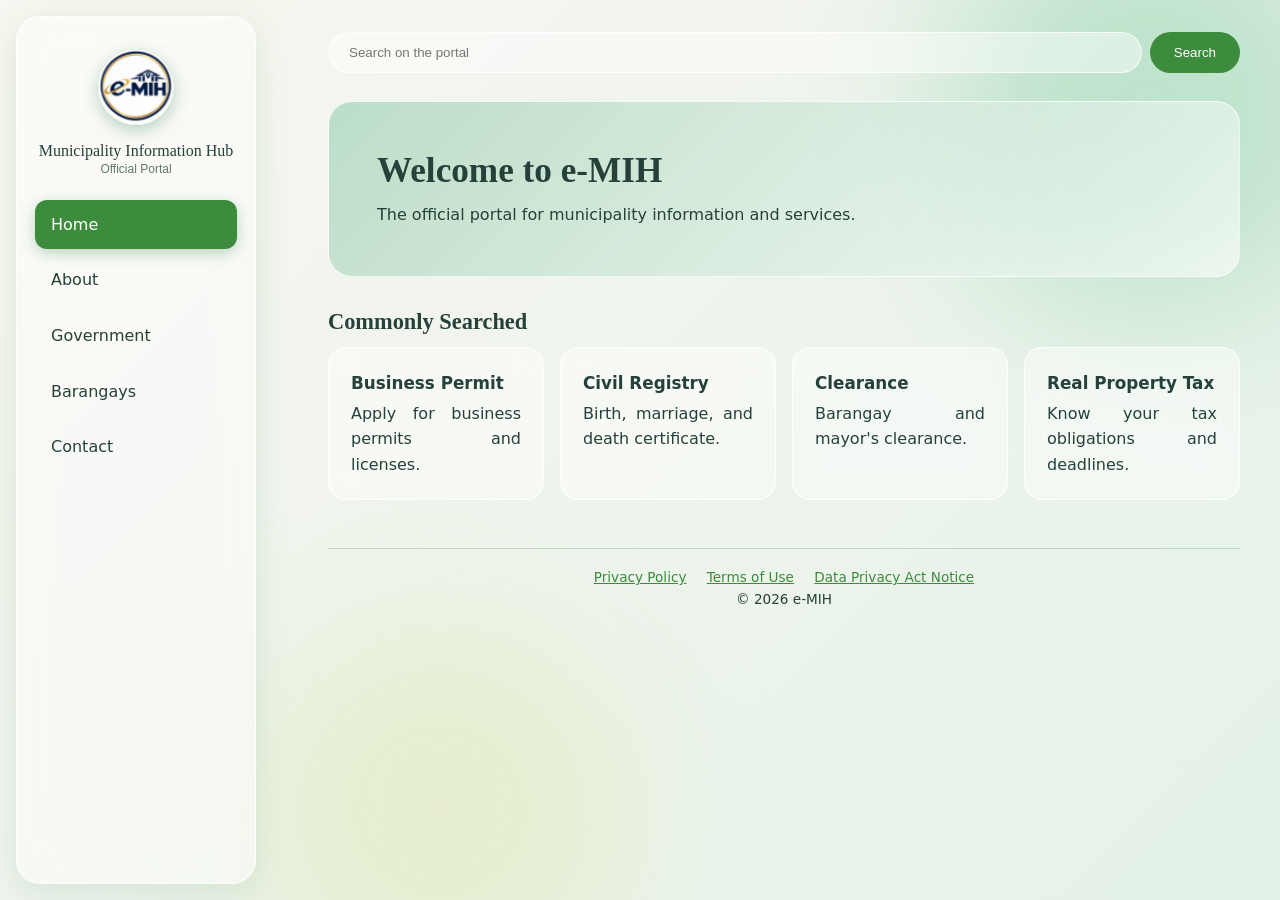
<file: index.html>
<!DOCTYPE html>
<html lang="en">
<head>
  <meta charset="UTF-8">
  <meta name="viewport" content="width=device-width, initial-scale=1.0">
  <title>HOME | e-MIH</title>
  <link rel="stylesheet" href="style.css">
</head>
<body>
  
 <aside class="sidebar">
    <div class="logo">
      <img src="e-MIH logo.png" alt="e-MIH Logo">
    </div>
    <p class="brand">Municipality Information Hub<small>Official Portal</small></p>
    <nav>
      <a href="index.html" class="active">Home</a>
      <a href="about.html">About</a>
      <a href="government.html">Government</a>
      <a href="barangays.html">Barangays</a>
      <a href="contact.html">Contact</a>
    </nav>
  </aside>


 <main>
    <form class="search">
      <input type="search" placeholder="Search on the portal">
      <button type="button">Search</button>
    </form>

    <section class="hero">
      <h1>Welcome to e-MIH</h1>
      <p>The official portal for municipality information and services.</p>
    </section>

    <h2>Commonly Searched</h2>
    <div class="grid">
      <a class="card" href="contact.html"><h3>Business Permit</h3><p>Apply for business permits and licenses.</p></a>
      <a class="card" href="contact.html"><h3>Civil Registry</h3><p>Birth, marriage, and death certificate.</p></a>
      <a class="card" href="contact.html"><h3>Clearance</h3><p>Barangay and mayor's clearance.</p></a>
      <a class="card" href="contact.html"><h3>Real Property Tax</h3><p>Know your tax obligations and deadlines.</p></a>
    </div>

    <footer>
      <p><a href="#">Privacy Policy</a> <a href="#">Terms of Use</a> <a href="#">Data Privacy Act Notice</a></p>
      <p>&copy; 2026 e-MIH</p>
    </footer>
  </main>


</body>
</html>
</file>
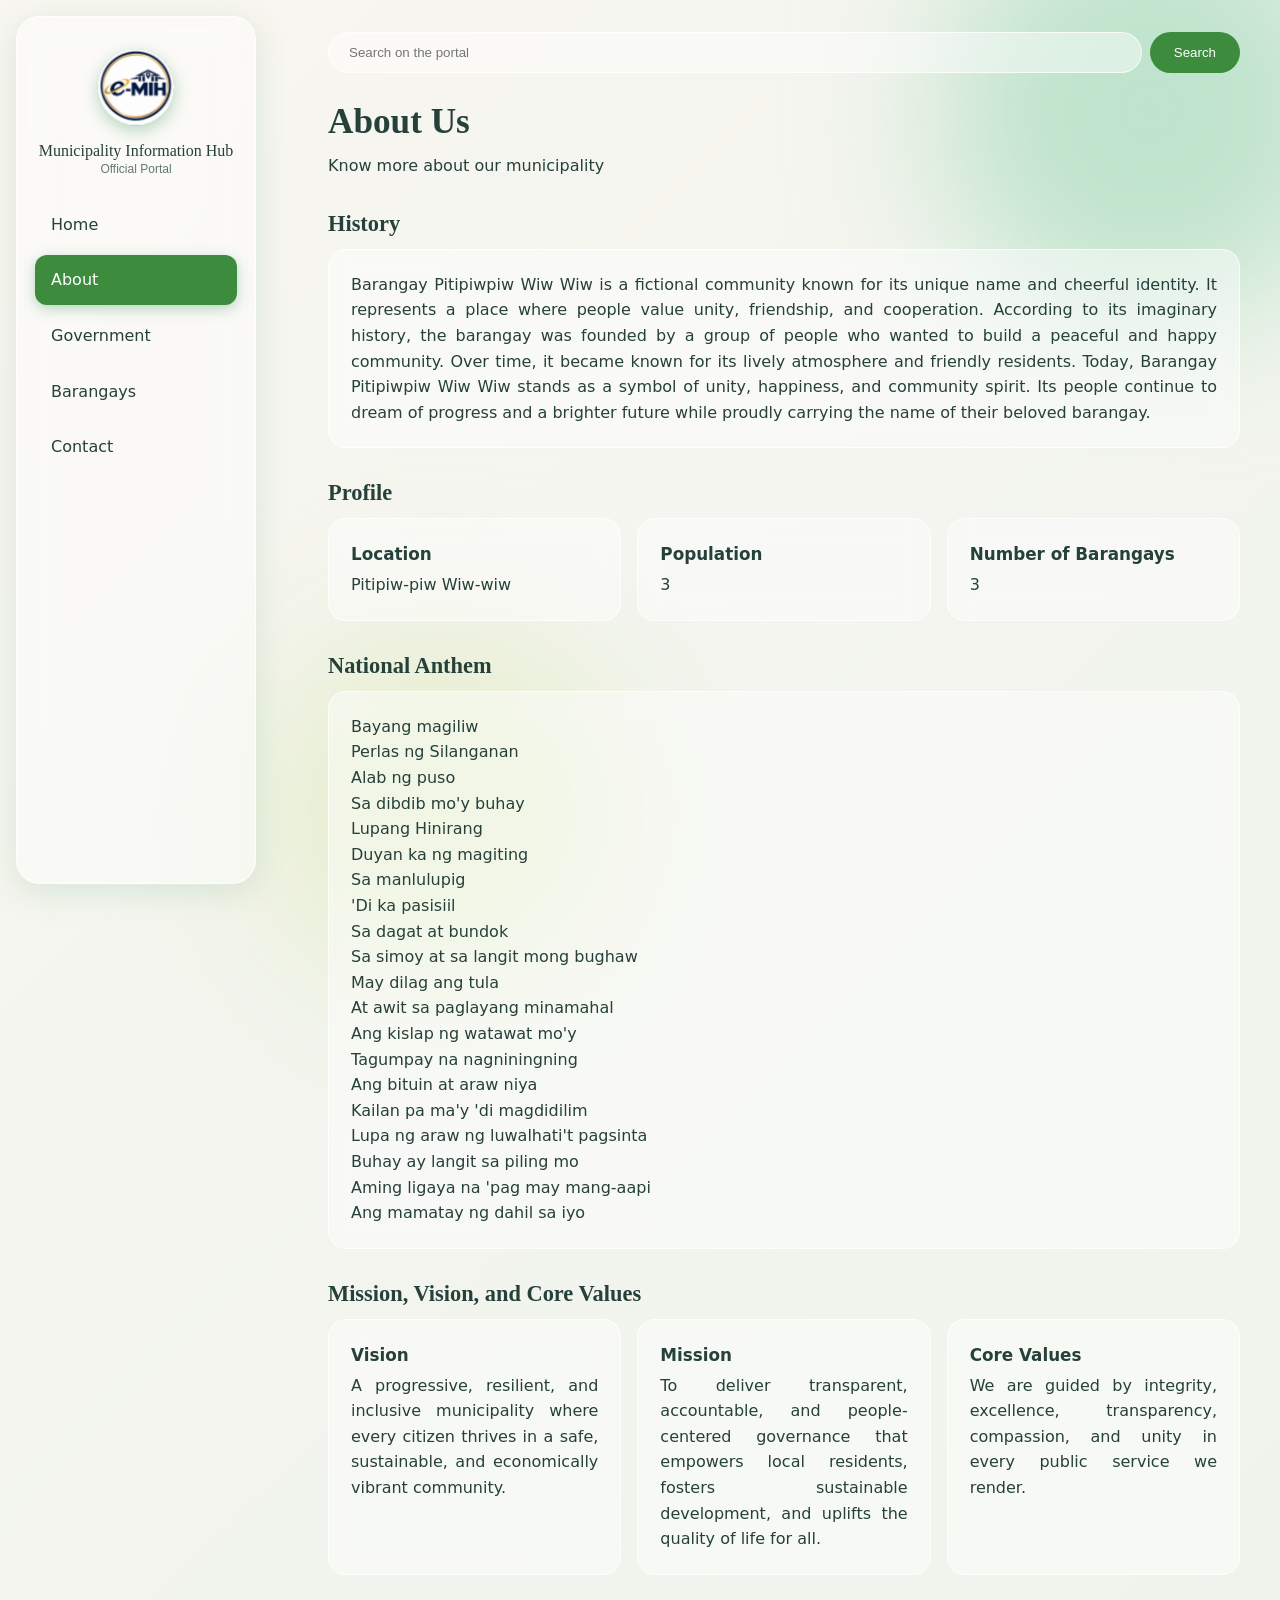
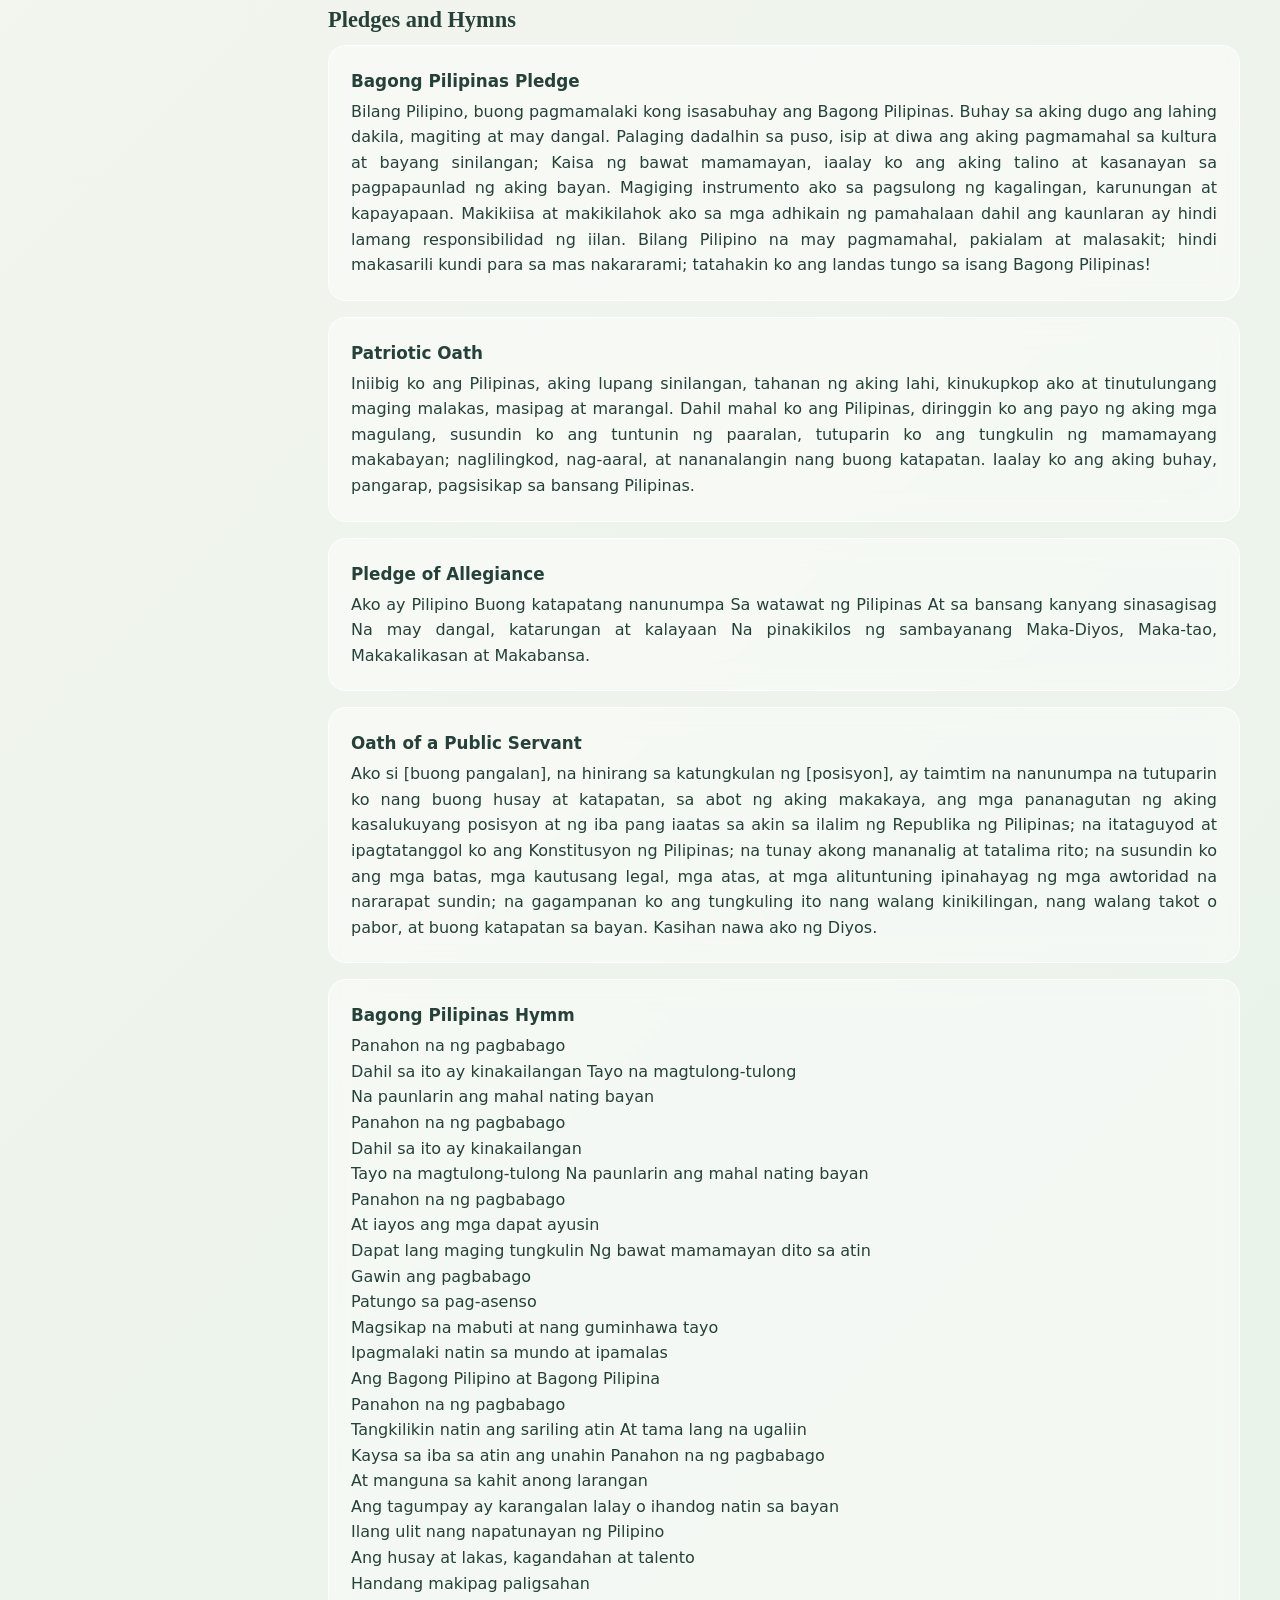
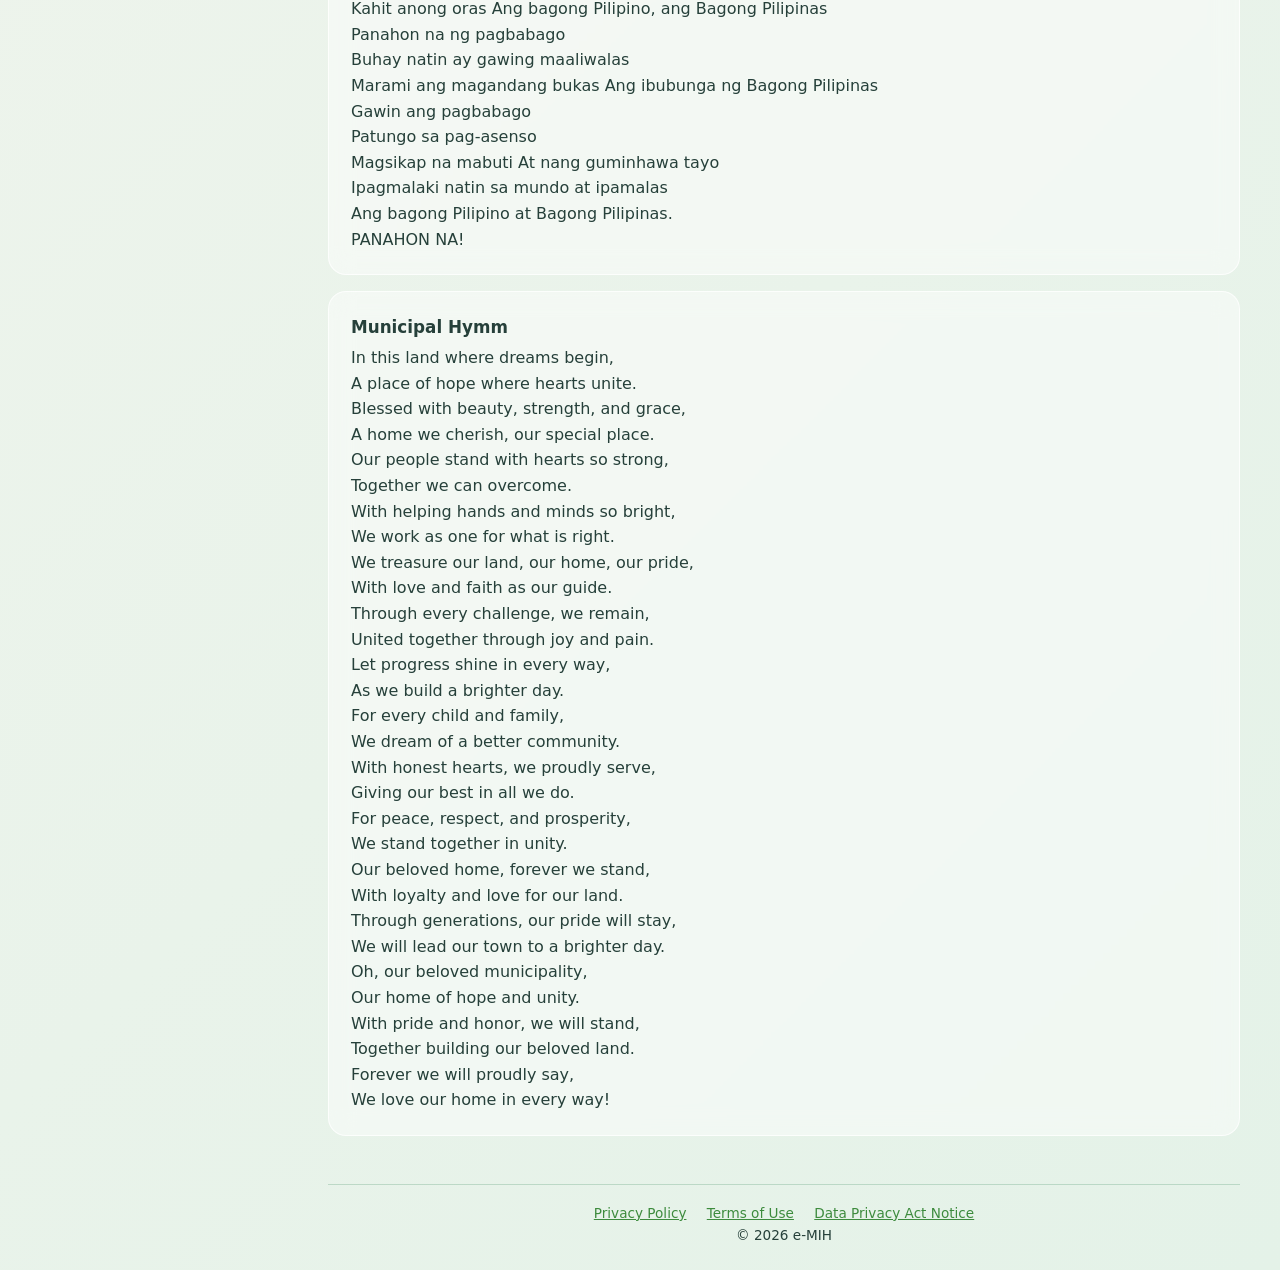
<file: about.html>
<!DOCTYPE html>
<html lang="en">
<head>
  <meta charset="UTF-8">
  <meta name="viewport" content="width=device-width, initial-scale=1.0">
  <title>ABOUT | e-MIH</title>
  <link rel="stylesheet" href="style.css">
</head>
<body>
  
 <aside class="sidebar">
    <div class="logo">
      <img src="e-MIH logo.png" alt="e-MIH Logo">
    </div>
    <p class="brand">Municipality Information Hub<small>Official Portal</small></p>
    <nav>
      <a href="index.html">Home</a>
      <a href="about.html" class="active" >About</a>
      <a href="government.html">Government</a>
      <a href="barangays.html">Barangays</a>
      <a href="contact.html">Contact</a>
    </nav>
  </aside>


 <main>  
    <form class="search">
      <input type="search" placeholder="Search on the portal">
      <button type="button">Search</button>
    </form>

    <h1>About Us</h1>
    <p>Know more about our municipality</p>

    <h2>History</h2>
    <div class="card"><p>Barangay Pitipiwpiw Wiw Wiw is a fictional community known for its unique name and cheerful identity. It represents a place where people value unity, friendship, and cooperation.
According to its imaginary history, the barangay was founded by a group of people who wanted to build a peaceful and happy community. Over time, it became known for its lively atmosphere and friendly residents.
Today, Barangay Pitipiwpiw Wiw Wiw stands as a symbol of unity, happiness, and community spirit. Its people continue to dream of progress and a brighter future while proudly carrying the name of their beloved barangay.</p></div>

    <h2>Profile</h2>
    <div class="grid">
      <div class="card"><h3>Location</h3><p>Pitipiw-piw Wiw-wiw</p></div>
      <div class="card"><h3>Population</h3><p>3</p></div>
      <div class="card"><h3>Number of Barangays</h3><p>3</p></div>
    </div>

    <h2>National Anthem</h2>
    <div class="card"><p>Bayang magiliw
<br>Perlas ng Silanganan
<br>Alab ng puso
<br>Sa dibdib mo'y buhay
<br>Lupang Hinirang
<br>Duyan ka ng magiting
<br>Sa manlulupig
<br>'Di ka pasisiil
<br>Sa dagat at bundok
<br>Sa simoy at sa langit mong bughaw
<br>May dilag ang tula
<br>At awit sa paglayang minamahal
<br>Ang kislap ng watawat mo'y
<br>Tagumpay na nagniningning
<br>Ang bituin at araw niya
<br>Kailan pa ma'y 'di magdidilim
<br>Lupa ng araw ng luwalhati't pagsinta
<br>Buhay ay langit sa piling mo
<br>Aming ligaya na 'pag may mang-aapi
<br>Ang mamatay ng dahil sa iyo</p></div>

    <h2>Mission, Vision, and Core Values</h2>
    <div class="grid">
      <div class="card"><h3>Vision</h3><p>A progressive, resilient, and inclusive municipality where every citizen thrives in a safe, sustainable, and economically vibrant community. 
</p></div>
      <div class="card"><h3>Mission</h3><p>To deliver transparent, accountable, and people-centered governance that empowers local residents, fosters sustainable development, and uplifts the quality of life for all. 
</p></div>
      <div class="card"><h3>Core Values</h3><p>We are guided by integrity, excellence, transparency, compassion, and unity in every public service we render.</p></div>
    </div>

    <h2>Pledges and Hymns</h2>
    <div class="grid pledges-grid">
      <div class="card"><h3>Bagong Pilipinas Pledge</h3><p>Bilang Pilipino, buong pagmamalaki kong isasabuhay ang Bagong Pilipinas.
Buhay sa aking dugo ang lahing dakila, magiting at may dangal.
Palaging dadalhin sa puso, isip at diwa ang aking pagmamahal sa kultura at bayang sinilangan;
Kaisa ng bawat mamamayan, iaalay ko ang aking talino at kasanayan sa pagpapaunlad ng aking bayan.
Magiging instrumento ako sa pagsulong ng kagalingan, karunungan at kapayapaan.
Makikiisa at makikilahok ako sa mga adhikain ng pamahalaan dahil ang kaunlaran ay hindi lamang responsibilidad ng iilan.
Bilang Pilipino na may pagmamahal, pakialam at malasakit;
hindi makasarili kundi para sa mas nakararami;
tatahakin ko ang landas tungo sa isang Bagong Pilipinas!</p></div>
      <div class="card"><h3>Patriotic Oath</h3><p>Iniibig ko ang Pilipinas,
aking lupang sinilangan,
tahanan ng aking lahi,
kinukupkop ako at tinutulungang
maging malakas, masipag at marangal.
Dahil mahal ko ang Pilipinas,
diringgin ko ang payo ng aking mga magulang,
susundin ko ang tuntunin ng paaralan,
tutuparin ko ang tungkulin ng mamamayang makabayan;
naglilingkod, nag-aaral, at nananalangin nang buong katapatan.
Iaalay ko ang aking buhay, pangarap, pagsisikap
sa bansang Pilipinas.</p></div>
      <div class="card"><h3>Pledge of Allegiance</h3><p>Ako ay Pilipino
Buong katapatang nanunumpa
Sa watawat ng Pilipinas
At sa bansang kanyang sinasagisag
Na may dangal, katarungan at kalayaan
Na pinakikilos ng sambayanang
Maka-Diyos, Maka-tao, Makakalikasan at Makabansa.</p></div>
      <div class="card"><h3>Oath of a Public Servant</h3><p>Ako si [buong pangalan], na hinirang sa katungkulan ng [posisyon], ay taimtim na nanunumpa na tutuparin ko nang buong husay at katapatan, sa abot ng aking makakaya, ang mga pananagutan ng aking kasalukuyang posisyon at ng iba pang iaatas sa akin sa ilalim ng Republika ng Pilipinas; na itataguyod at ipagtatanggol ko ang Konstitusyon ng Pilipinas; na tunay akong mananalig at tatalima rito; na susundin ko ang mga batas, mga kautusang legal, mga atas, at mga alituntuning ipinahayag ng mga awtoridad na nararapat sundin; na gagampanan ko ang tungkuling ito nang walang kinikilingan, nang walang takot o pabor, at buong katapatan sa bayan.
Kasihan nawa ako ng Diyos.</p></div>
      <div class="card"><h3>Bagong Pilipinas Hymm</h3><p>Panahon na ng pagbabago<br>Dahil sa ito ay kinakailangan
        Tayo na magtulong-tulong <br>Na paunlarin ang mahal nating bayan
<br>Panahon na ng pagbabago<br>Dahil sa ito ay kinakailangan <br>Tayo na magtulong-tulong Na paunlarin ang mahal nating bayan
<br>Panahon na ng pagbabago <br>At iayos ang mga dapat ayusin <br>Dapat lang maging tungkulin Ng bawat mamamayan dito sa atin
<br>Gawin ang pagbabago <br>Patungo sa pag-asenso <br>Magsikap na mabuti at nang guminhawa tayo <br>Ipagmalaki natin sa mundo at ipamalas <br>Ang Bagong Pilipino at Bagong Pilipina <br>Panahon na ng pagbabago <br>Tangkilikin natin ang sariling atin At tama lang na ugaliin <br>Kaysa sa iba sa atin ang unahin
Panahon na ng pagbabago <br>At manguna sa kahit anong larangan <br>Ang tagumpay ay karangalan lalay o ihandog natin sa bayan <br>Ilang ulit nang napatunayan ng Pilipino <br>Ang husay at lakas, kagandahan at talento <br>Handang makipag paligsahan <br>Kahit anong oras Ang bagong Pilipino, ang Bagong Pilipinas
<br>Panahon na ng pagbabago <br>Buhay natin ay gawing maaliwalas <br>Marami ang magandang bukas Ang ibubunga ng Bagong Pilipinas <br>Gawin ang pagbabago <br>Patungo sa pag-asenso <br>Magsikap na mabuti At nang guminhawa tayo <br>Ipagmalaki natin sa mundo at ipamalas <br>Ang bagong Pilipino at Bagong Pilipinas.
<br>PANAHON ΝΑ!</p></div>
      <div class="card"><h3>Municipal Hymm</h3><p>In this land where dreams begin,
<br>A place of hope where hearts unite.
<br>Blessed with beauty, strength, and grace,
<br>A home we cherish, our special place.
<br>Our people stand with hearts so strong,
<br>Together we can overcome.
<br>With helping hands and minds so bright,
<br>We work as one for what is right.
<br>We treasure our land, our home, our pride,
<br>With love and faith as our guide.
<br>Through every challenge, we remain,
<br>United together through joy and pain.
<br>Let progress shine in every way,
<br>As we build a brighter day.
<br>For every child and family,
<br>We dream of a better community.
<br>With honest hearts, we proudly serve,
<br>Giving our best in all we do.
<br>For peace, respect, and prosperity,
<br>We stand together in unity.
<br>Our beloved home, forever we stand,
<br>With loyalty and love for our land.
<br>Through generations, our pride will stay,
<br>We will lead our town to a brighter day.
<br>Oh, our beloved municipality,
<br>Our home of hope and unity.
<br>With pride and honor, we will stand,
<br>Together building our beloved land.
<br>Forever we will proudly say,
<br>We love our home in every way!</p></div>
    </div> 

    <footer>
      <p><a href="#">Privacy Policy</a> <a href="#">Terms of Use</a> <a href="#">Data Privacy Act Notice</a></p>
      <p>&copy; 2026 e-MIH</p>
    </footer>
 </main>

</body>
</html>
</file>
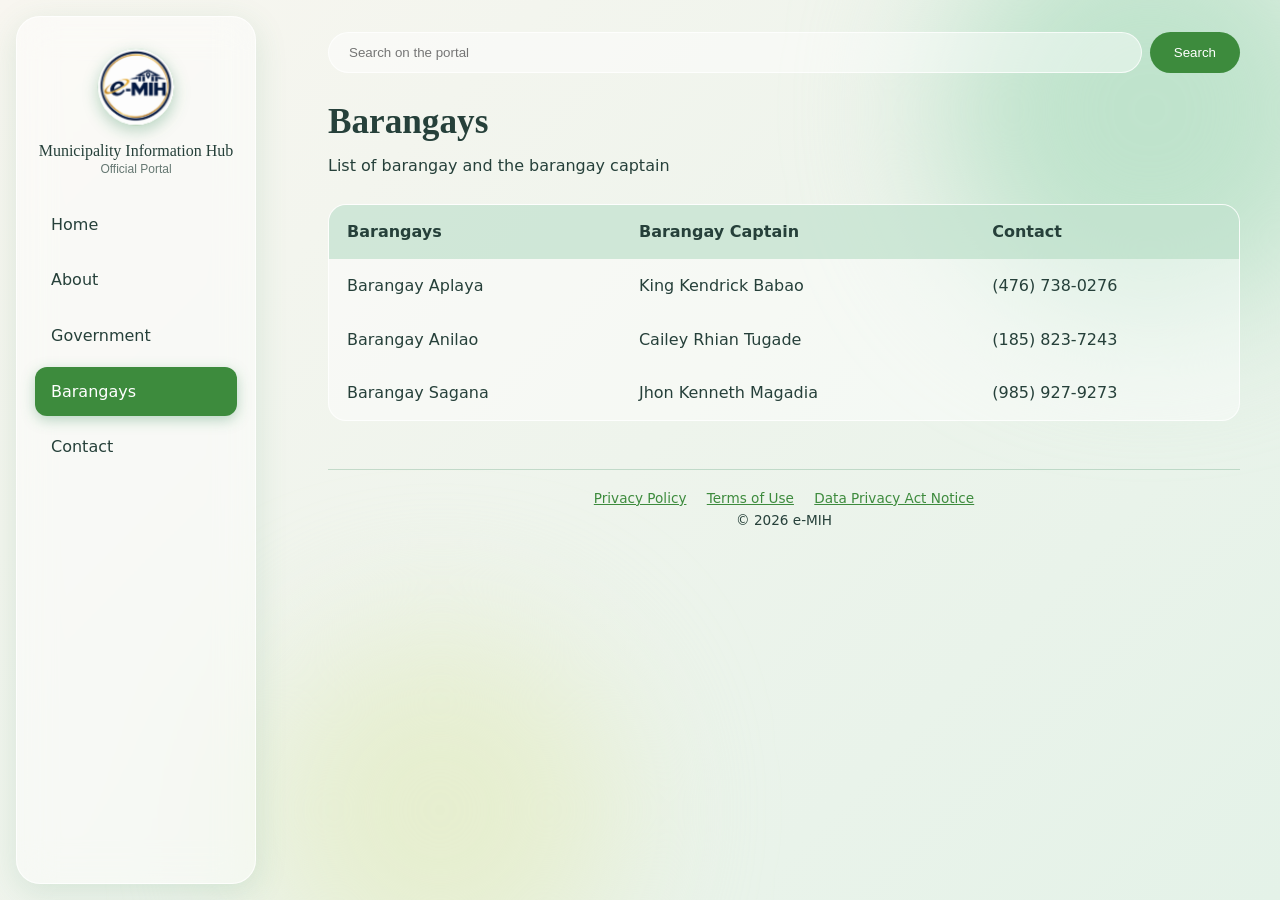
<file: barangays.html>
<!DOCTYPE html>
<html lang="en">
<head>
  <meta charset="UTF-8">
  <meta name="viewport" content="width=device-width, initial-scale=1.0">
  <title>BARANGAYS | e-MIH</title>
  <link rel="stylesheet" href="style.css">
</head>

<body>
  
 <aside class="sidebar">
    <div class="logo">
      <img src="e-MIH logo.png" alt="e-MIH Logo">
    </div>
    <p class="brand">Municipality Information Hub<small>Official Portal</small></p>
    <nav>
      <a href="index.html">Home</a>
      <a href="about.html">About</a>
      <a href="government.html">Government</a>
      <a href="barangays.html" class="active">Barangays</a>
      <a href="contact.html">Contact</a>
    </nav>
  </aside>


 <main>
    <form class="search">
      <input type="search" placeholder="Search on the portal">
      <button type="button">Search</button>
    </form>

    <h1>Barangays</h1>
    <p>List of barangay and the barangay captain</p>
    <br>

    <div class = "table-wrap">
        <table>
            <tr><th>Barangays</th><th>Barangay Captain</th><th>Contact</th></tr>
            <tr><td>Barangay Aplaya</td><td>King Kendrick Babao</td><td>(476) 738-0276</td></tr>
            <tr><td>Barangay Anilao</td><td>Cailey Rhian Tugade</td><td>(185) 823-7243</td></tr>
            <tr><td>Barangay Sagana</td><td>Jhon Kenneth Magadia</td><td>(985) 927-9273</td></tr>

        </table>
    </div>

    <footer>
      <p><a href="#">Privacy Policy</a> <a href="#">Terms of Use</a> <a href="#">Data Privacy Act Notice</a></p>
      <p>&copy; 2026 e-MIH</p>
    </footer>
 </main>

</body>
</html>
</file>
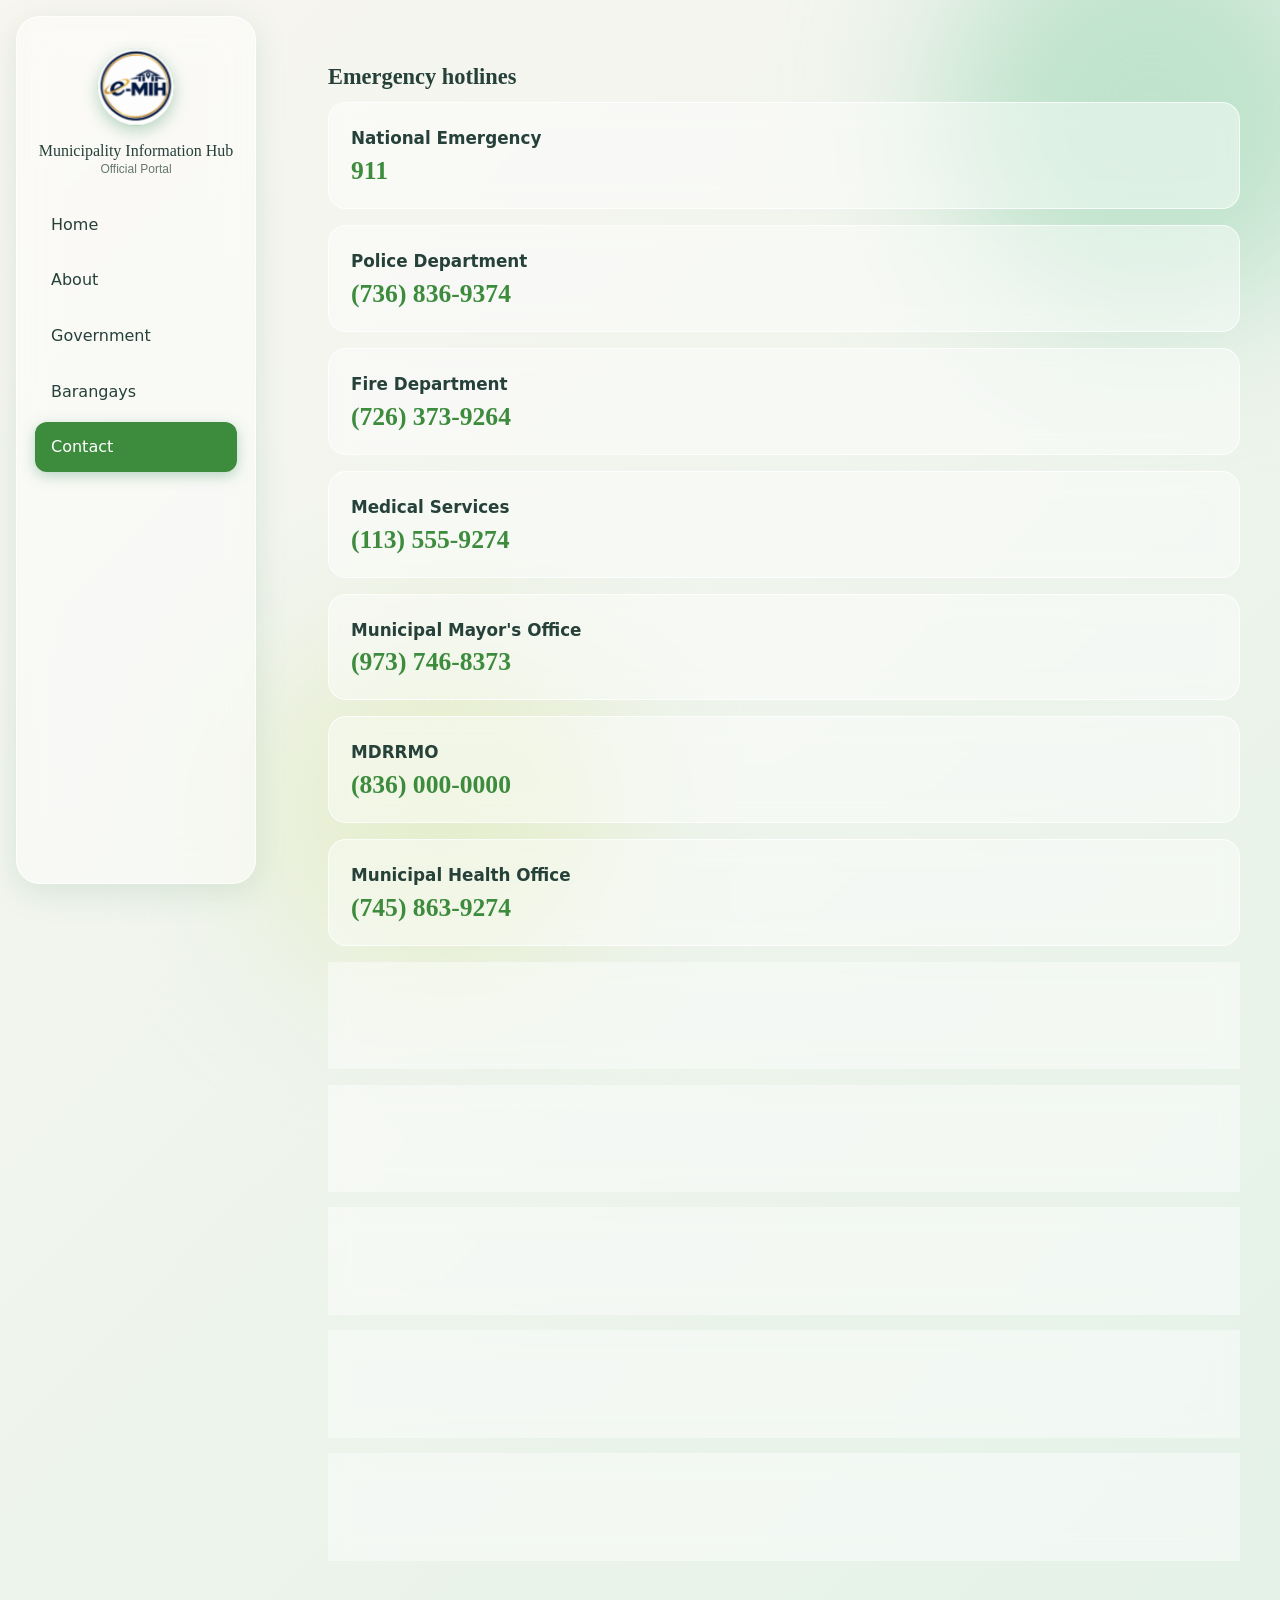
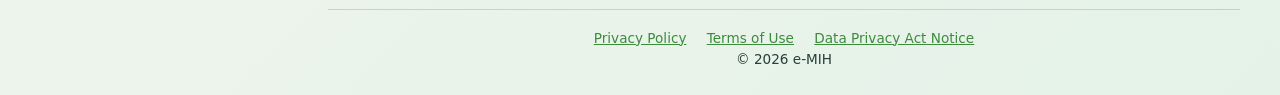
<file: contact.html>
<!DOCTYPE html>
<html lang="en">
<head>
  <meta charset="UTF-8">
  <meta name="viewport" content="width=device-width, initial-scale=1.0">
  <title>CONTACT | e-MIH</title>
  <link rel="stylesheet" href="style.css">
</head>
<body>
  
 <aside class="sidebar">
    <div class="logo">
      <img src="e-MIH logo.png" alt="e-MIH Logo">
    </div>
    <p class="brand">Municipality Information Hub<small>Official Portal</small></p>
    <nav>
      <a href="index.html">Home</a>
      <a href="about.html">About</a>
      <a href="government.html">Government</a>
      <a href="barangays.html">Barangays</a>
      <a href="contact.html" class="active">Contact</a>
    </nav>
  </aside>

 <main>
  
  <h2>Emergency hotlines</h2>
    <div class="grid hotline-grid">
      <div class="card"><h3>National Emergency</h3><p class="big">911</p></div>
      <div class="card"><h3>Police Department</h3><p class="big">(736) 836-9374</p></div>
      <div class="card"><h3>Fire Department</h3><p class="big">(726) 373-9264</p></div>
      <div class="card"><h3>Medical Services</h3><p class="big">(113) 555-9274</p></div>
      <div class="card"><h3>Municipal Mayor's Office</h3><p class="big">(973) 746-8373</p></div>
      <div class="card"><h3>MDRRMO</h3><p class="big">(836) 000-0000</p></div>
      <div class="card"><h3>Municipal Health Office</h3><p class="big">(745) 863-9274</p></div>
      <div class="card"><h3>Traffic Management Office</h3><p class="big">(153) 633-6473</p></div>
      <div class="card"><h3>Municipal Treasurer Office</h3><p class="big">(332) 854-9276</p></div>
      <div class="card"><h3>Business Permit and Licensing Office</h3><p class="big">(084) 775-8644</p></div>
      <div class="card"><h3>Engineering Office</h3><p class="big">(070) 773-8465</p></div>
      <div class="card"><h3>Agriculture Office</h3><p class="big">(660) 111-2222</p></div>
    </div>

     <footer>
      <p><a href="#">Privacy Policy</a> <a href="#">Terms of Use</a> <a href="#">Data Privacy Act Notice</a></p>
      <p>&copy; 2026 e-MIH</p>
    </footer>

 </main>

</body>
</file>
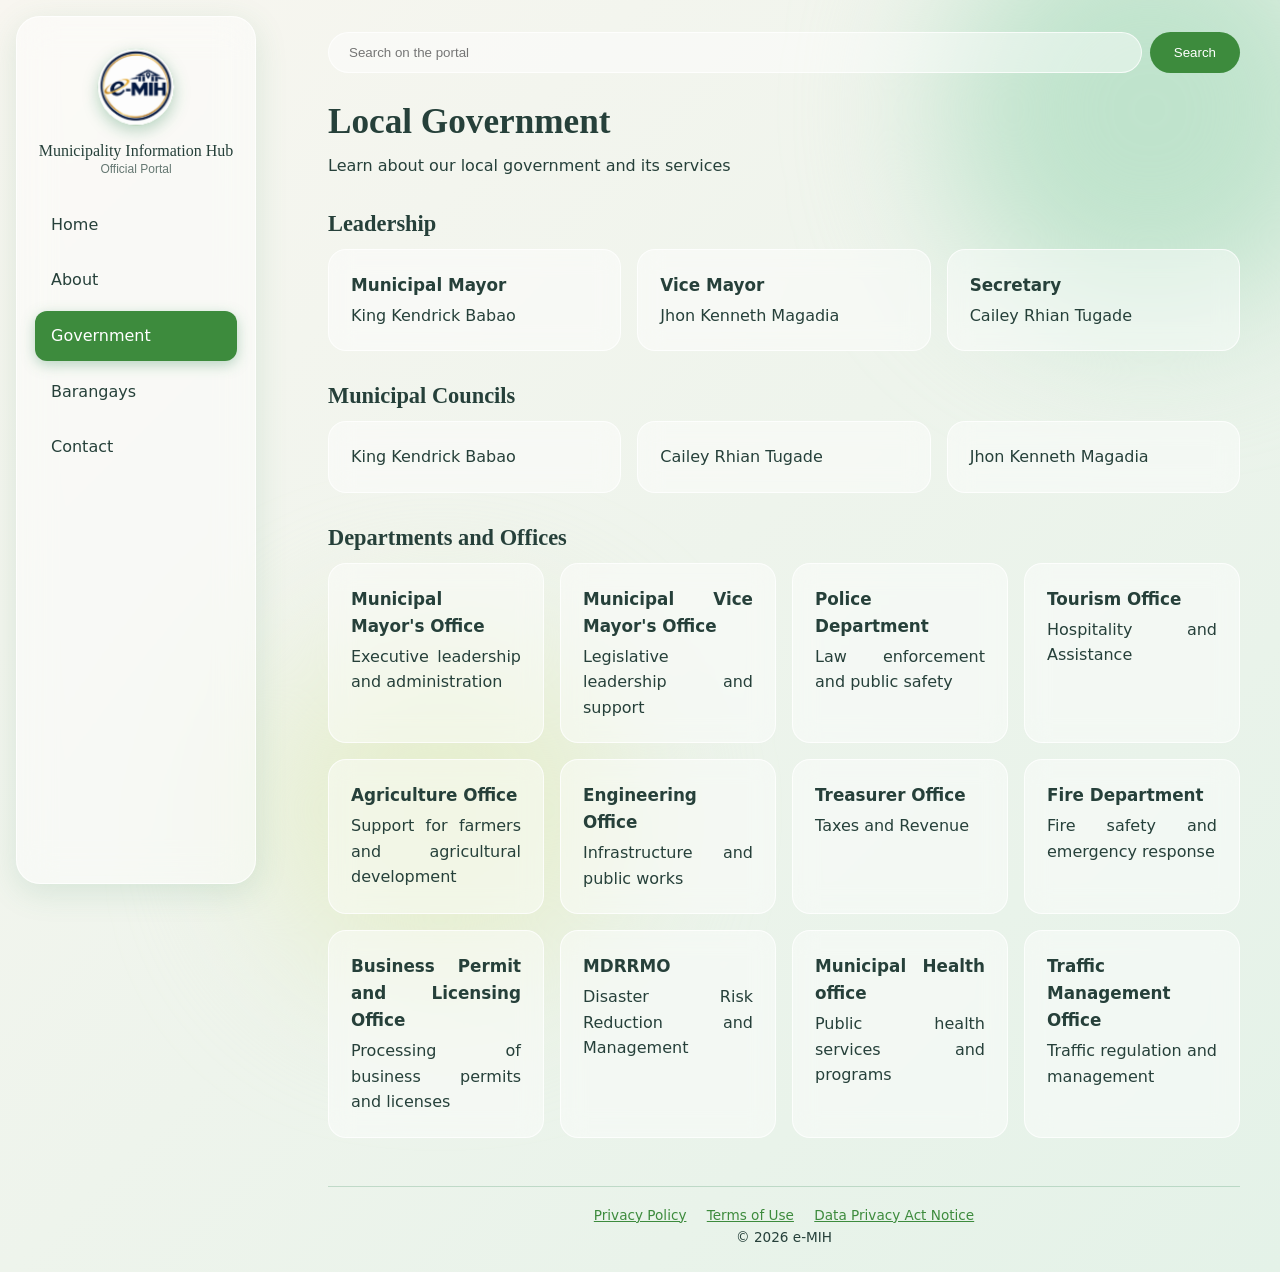
<file: government.html>
<!DOCTYPE html>
<html lang="en">
<head>
  <meta charset="UTF-8">
  <meta name="viewport" content="width=device-width, initial-scale=1.0">
  <title>GOVERNMENT | e-MIH</title>
  <link rel="stylesheet" href="style.css">
</head>

<body>
  
 <aside class="sidebar">
    <div class="logo">
      <img src="e-MIH logo.png" alt="e-MIH Logo">
    </div>
    <p class="brand">Municipality Information Hub<small>Official Portal</small></p>
    <nav>
      <a href="index.html">Home</a>
      <a href="about.html">About</a>
      <a href="government.html" class="active">Government</a>
      <a href="barangays.html">Barangays</a>
      <a href="contact.html">Contact</a>
    </nav>
  </aside>


 <main> 
    <form class="search">
      <input type="search" placeholder="Search on the portal">
      <button type="button">Search</button>
    </form>

    <h1>Local Government</h1>
    <p>Learn about our local government and its services</p>

    <h2>Leadership</h2>
    <div class="grid">
        <div class="card"><h3>Municipal Mayor</h3><p>King Kendrick Babao</p></div>
        <div class="card"><h3>Vice Mayor</h3><p>Jhon Kenneth Magadia</p></div>
        <div class="card"><h3>Secretary</h3><p>Cailey Rhian Tugade</p></div>
   
    </div>

    <h2>Municipal Councils</h2>
    <div class="grid">
      <div class="card"><p>King Kendrick Babao</p></div>
      <div class="card"><p>Cailey Rhian Tugade</p></div>
      <div class="card"><p>Jhon Kenneth Magadia</p></div>
    </div>


    <h2>Departments and Offices</h2>
    <div class="grid">
      <div class="card"><h3>Municipal Mayor's Office</h3><p>Executive leadership and administration</p></div>
      <div class="card"><h3>Municipal Vice Mayor's Office</h3><p>Legislative leadership and support</p></div>
      <div class="card"><h3>Police Department</h3><p>Law enforcement and public safety</p></div>
      <div class="card"><h3>Tourism Office</h3><p>Hospitality and Assistance</p></div>
      <div class="card"><h3>Agriculture Office</h3><p>Support for farmers and agricultural development</p></div>
      <div class="card"><h3>Engineering Office</h3><p>Infrastructure and public works</p></div>
      <div class="card"><h3>Treasurer Office</h3><p>Taxes and Revenue</p></div>
      <div class="card"><h3>Fire Department</h3><p>Fire safety and emergency response</p></div>
      <div class="card"><h3>Business Permit and Licensing Office</h3><p>Processing of business permits and licenses</p></div>
      <div class="card"><h3>MDRRMO</h3><p>Disaster Risk Reduction and Management</p></div>
      <div class="card"><h3>Municipal Health office</h3><p>Public health services and programs</p></div>
      <div class="card"><h3>Traffic Management Office</h3><p>Traffic regulation and management</p></div>
    </div>

    <footer>
      <p><a href="#">Privacy Policy</a> <a href="#">Terms of Use</a> <a href="#">Data Privacy Act Notice</a></p>
      <p>&copy; 2026 e-MIH</p>
    </footer>
    
 </main>
 
</body>
</html>
</file>
<file: style.css>
:root {
    --green: #a8d5ba;
    --green-dark: #3d8b3d;
    --ink: #26403a;
    --cream: #f8f6f0;
    --glass: rgba(255, 255, 255, 0.45);
  --glass-border: 1px solid rgba(255, 255, 255, 0.75);
}

* { box-sizing: border-box; margin: 0; padding: 0; }

body {
  font-family: "Segoe UI", system-ui, sans-serif;
  color: var(--ink);
  line-height: 1.6;
  min-height: 100vh;
  background: linear-gradient(135deg, var(--cream), #e4f2e8);
  overflow-x: hidden;
}

body::before, body::after {
  content: "";
  position: fixed;
  border-radius: 50%;
  filter: blur(70px);
  z-index: -1;
  animation: float 14s ease-in-out infinite alternate;
}

body::before {
    width: 420px; 
    height: 420px; 
    background: #bfe3cc; 
    top: -100px; 
    right: -80px; 
}

body::after  { 
    width: 360px; 
    height: 360px; 
    background: #e6eecf; 
    bottom: -90px; 
    left: 260px; 
    animation-delay: -6s; 
}

@keyframes float { 
    to { 
        transform: translate(-40px, 50px); 
    } 
}

.sidebar {
  position: fixed;
  inset: 16px auto 16px 16px;
  width: 240px;
  padding: 28px 18px;
  display: flex;
  flex-direction: column;
  align-items: center;
  background: var(--glass);
  -webkit-backdrop-filter: blur(18px);
  backdrop-filter: blur(18px);
  border: var(--glass-border);
  border-radius: 24px;
  box-shadow: 0 8px 32px rgba(61, 139, 95, 0.15);
}

.logo img { 
  width: 100%; 
  height: 100%; 
  object-fit: contain; 
  object-position: center;
  display: block;
  border-radius: 50%;
}

.logo {
  width: 84px; height: 84px;
  border-radius: 50%;
  display: grid; place-items: center;
  font: 700 2rem Georgia, serif;
  color: #fff;
  background: linear-gradient(135deg, var(--green), var(--green-dark));
  box-shadow: 0 6px 18px rgba(61, 139, 95, 0.35);
  transition: transform 0.5s;
  backface-visibility: hidden;
  transform: scale(0.91); 
}

.logo:hover { 
    transform: rotate(8deg) scale(1.06); 
}

.brand { 
    font-family: Georgia, serif; 
    text-align: center; 
    margin: 12px 0 24px; 
    line-height: 1.3; 
}

.brand small { 
    display: block; 
    font: 0.75rem "Segoe UI", sans-serif; 
    opacity: 0.7; 
}

.sidebar nav { 
    width: 100%; 
    display: flex; 
    flex-direction: column;
    gap: 6px;
}

.sidebar nav a {
  padding: 12px 16px;
  border-radius: 12px;
  color: var(--ink);
  text-decoration: none;
  transition: background 0.3s, transform 0.3s, color 0.3s;
}

.sidebar nav a:hover { 
    background: rgba(168, 213, 186, 0.55); 
    transform: translateX(6px); 
}

.sidebar nav a.active { 
    background: var(--green-dark); 
    color: #fff; 
    box-shadow: 0 4px 14px rgba(61, 139, 95, 0.35); 
}

main { 
    margin-left: 288px; 
    margin-right: auto;
    padding: 32px 40px 24px; 
    animation: fade 0.7s ease both;
    animation-delay: 0.2s;
}

@keyframes fade { 
    from { 
        opacity: 0; 
        transform: translateY(18px); 
    } 
}

.search { 
    display: flex; 
    gap: 8px; 
    margin-bottom: 28px; 
}

.search input {
  flex: 1; 
  padding: 12px 20px;
  border: var(--glass-border); 
  border-radius: 30px;
  background: var(--glass); 
  color: var(--ink);
  outline: none; 
  transition: box-shadow 0.3s;
}

.search input:focus { 
    box-shadow: 0 0 0 3px rgba(61, 139, 95, 0.3); 
}

.search button, .button {
  padding: 12px 24px; 
  border: 0; 
  border-radius: 30px;
  background: var(--green-dark); 
  color: #fff; 
  cursor: pointer;
  transition: transform 0.3s, box-shadow 0.3s;
}

.search button:hover { 
    transform: translateY(-2px); 
    box-shadow: 0 6px 16px rgba(61, 139, 95, 0.35); 
}

h1 { 
    font: 700 2.2rem/1.2 Georgia, serif; 
    margin-bottom: 10px; 
}

h2 { 
    font: 700 1.4rem Georgia, serif; 
    margin: 32px 0 12px; 
}

h3 { 
    font-size: 1.05rem; 
    margin-bottom: 4px; 
}

p { 
    max-width: 70ch; 
}

.hero {
  padding: 48px; border-radius: 24px;
  background: linear-gradient(135deg, rgba(168, 213, 186, 0.75), rgba(255, 255, 255, 0.6));
  border: var(--glass-border);
}

.grid { 
    display: grid;
    grid-template-columns: repeat(auto-fit, minmax(210px, 1fr)); 
    gap: 16px; 
}

.pledges-grid { 
   grid-template-columns: 1fr; 
}

.pledges-grid p { 
    max-width: 100%; 
}

.hotline-grid { 
    grid-template-columns: 1fr;
}

.hotline-grid p { 
    text-align: none; 
}

.card {
  display: block; 
  padding: 22px;
  color: inherit; 
  text-decoration: none;
  background: var(--glass);
  -webkit-backdrop-filter: blur(12px); 
  backdrop-filter: blur(12px);
  border: var(--glass-border); 
  border-radius: 18px;
  transition: transform 0.3s, box-shadow 0.3s;
  text-align: justify;
}

.card p { 
   text-align: justify;
   max-width: 100%; 
}

.card:hover { 
    transform: translateY(-5px); 
    box-shadow: 0 10px 26px rgba(61, 139, 95, 0.18); 
}

.big { 
    font: 700 1.6rem Georgia, serif; 
    color: var(--green-dark); 
}


.table-wrap { 
    overflow-x: auto; 
    border-radius: 18px; 
    background: var(--glass); 
    border: var(--glass-border); 
}

table { 
    width: 100%; 
    border-collapse: collapse; 
}

th, td { 
    padding: 14px 18px; 
    text-align: left; 
}

th { 
    background: rgba(168, 213, 186, 0.5); 
}

tr:hover td { 
    background: rgba(255, 255, 255, 0.5); 
}

footer { 
   display: block;
   width: 100%;
   margin-top: 48px;
   padding-top: 18px;
   border-top: 1px solid rgba(61, 139, 95, 0.25); 
   font-size: 0.85rem;
   text-align: center;
}

footer p { 
    max-width: 100%; 
}
    

footer a { 
    color: var(--green-dark); 
    margin: 0 8px; 
}
</file>
